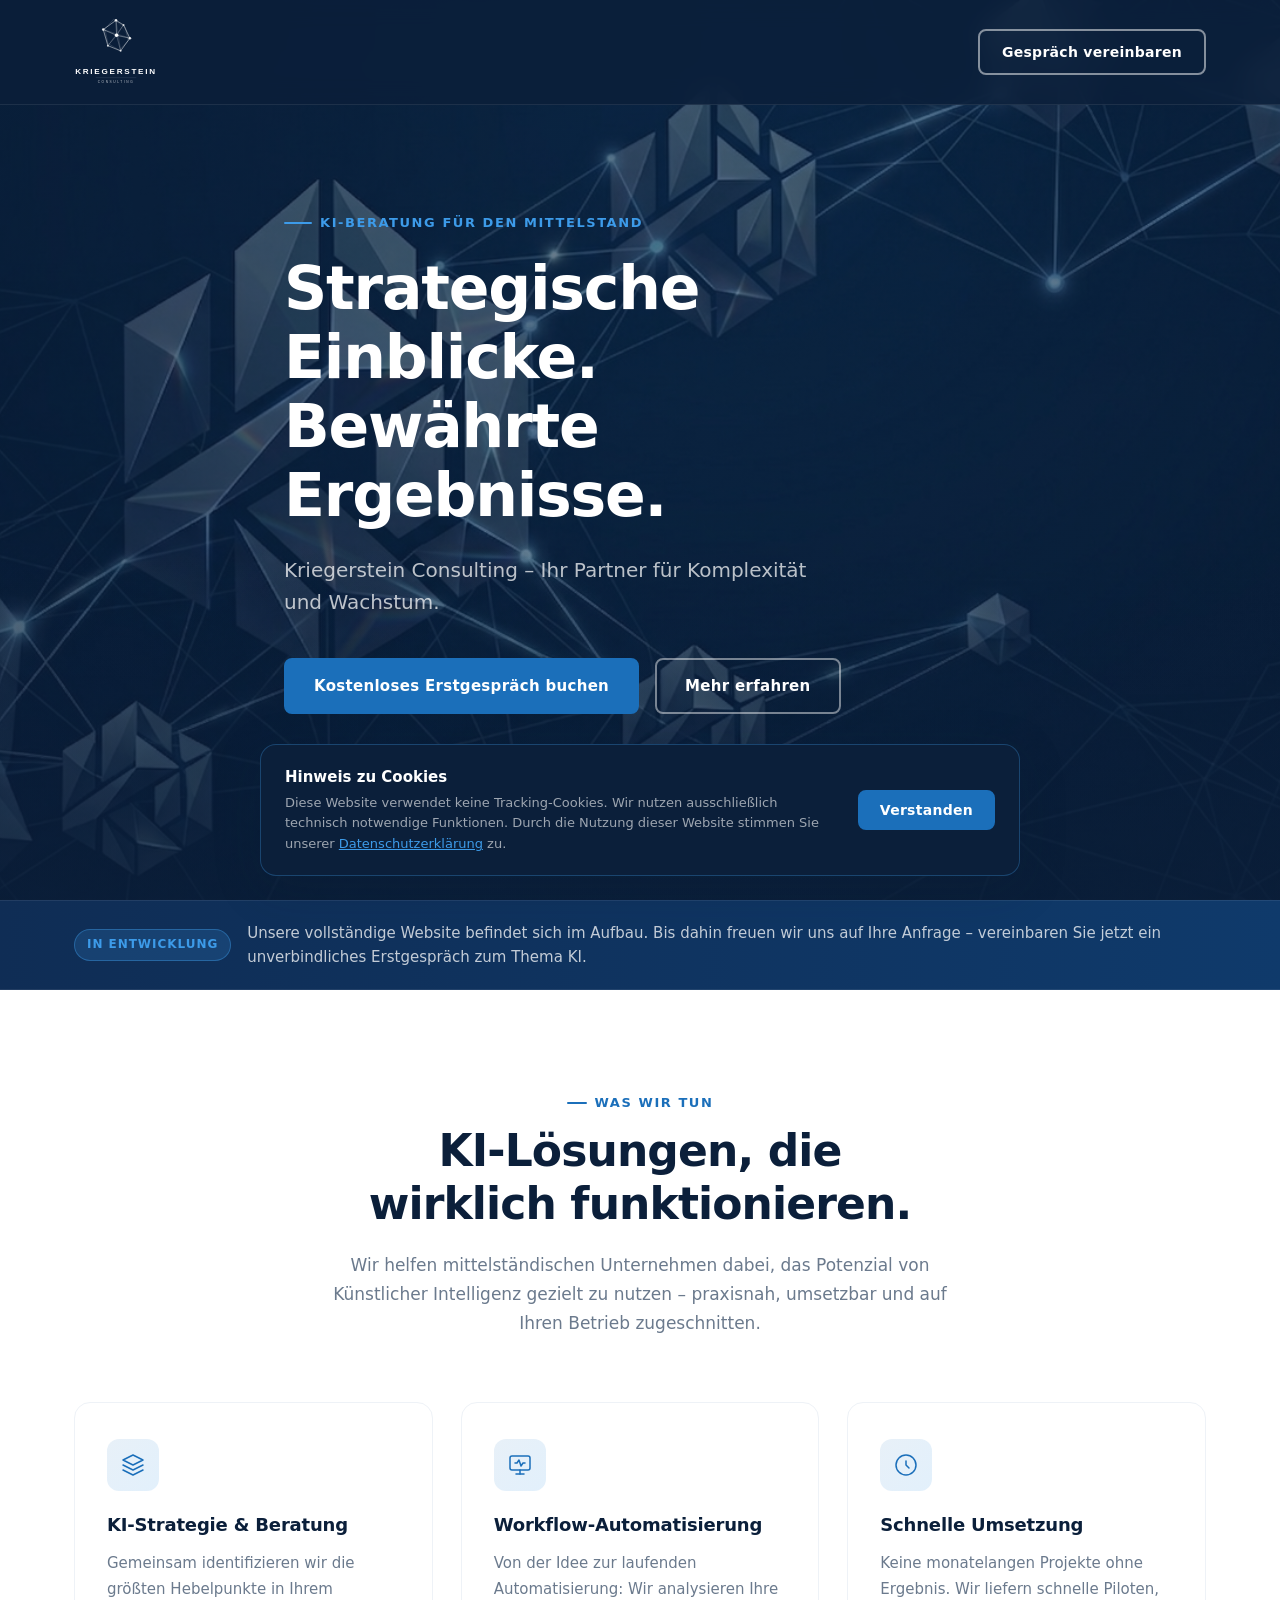
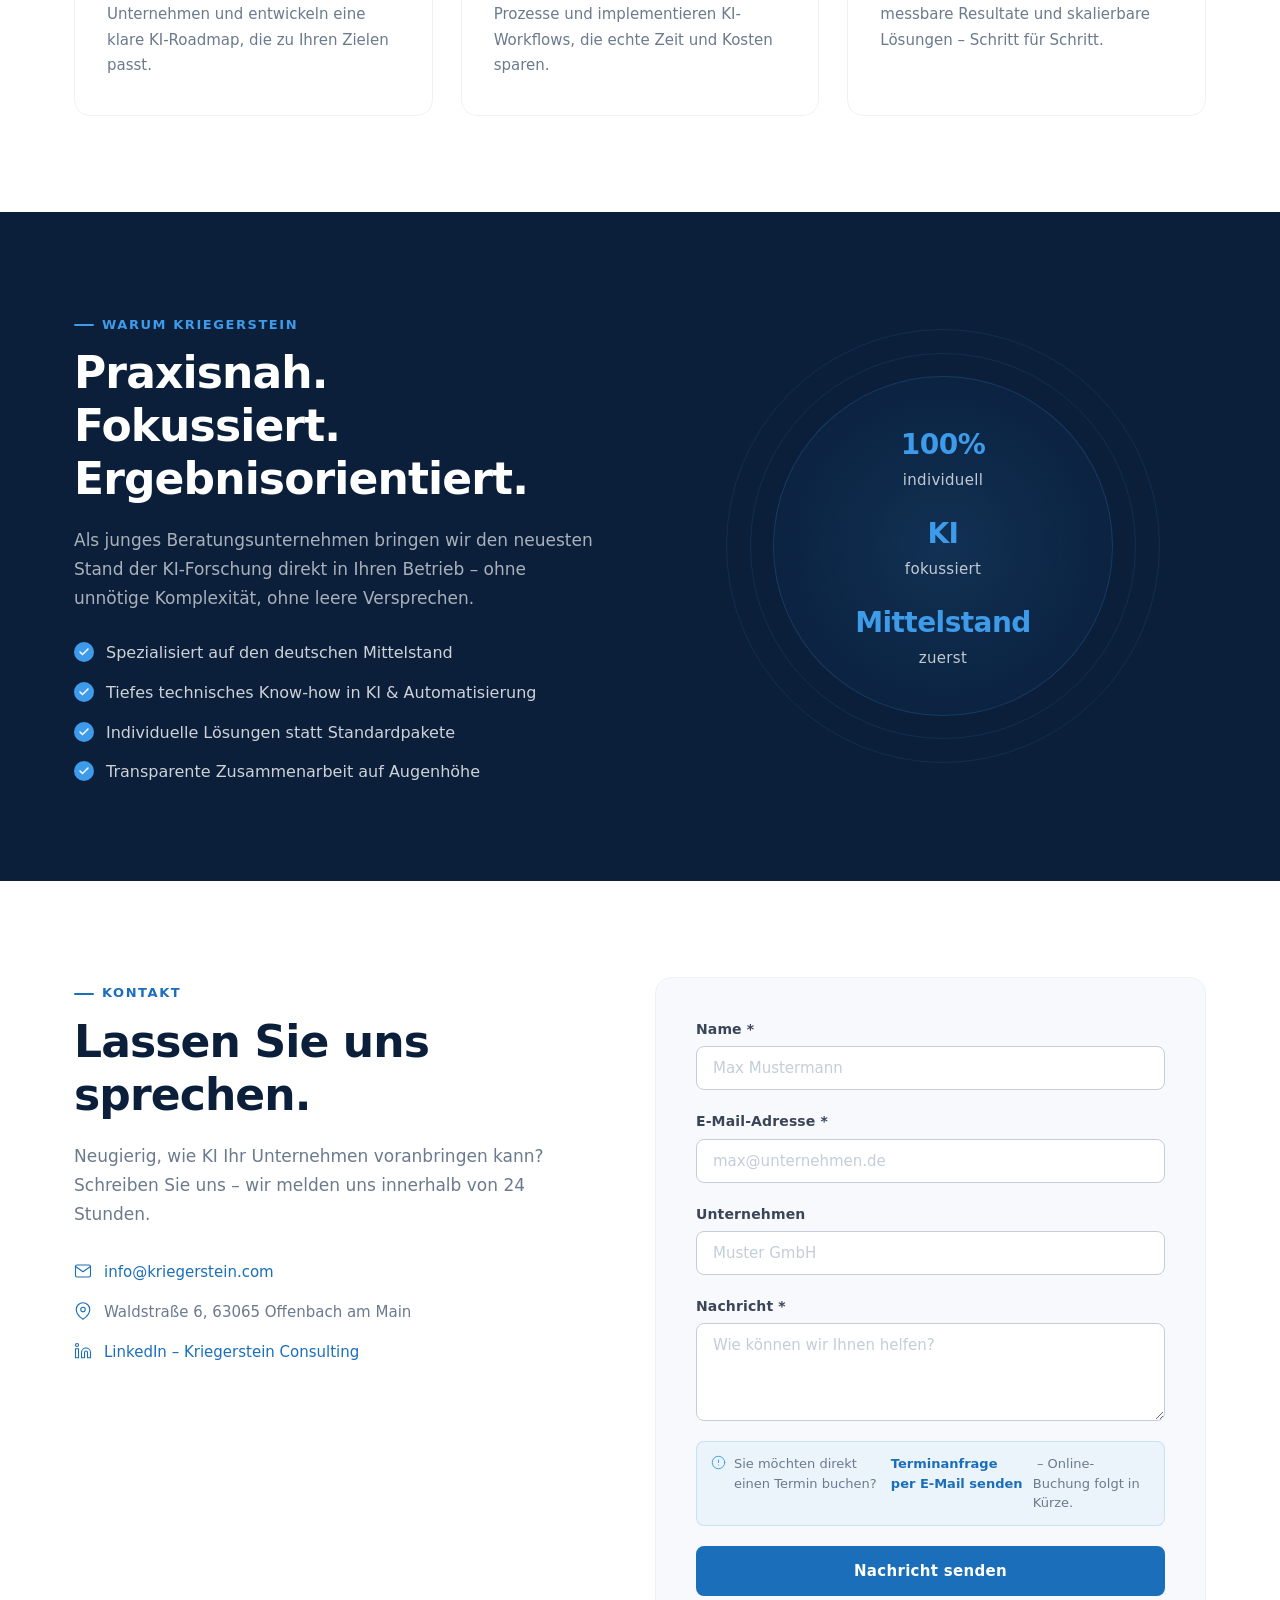
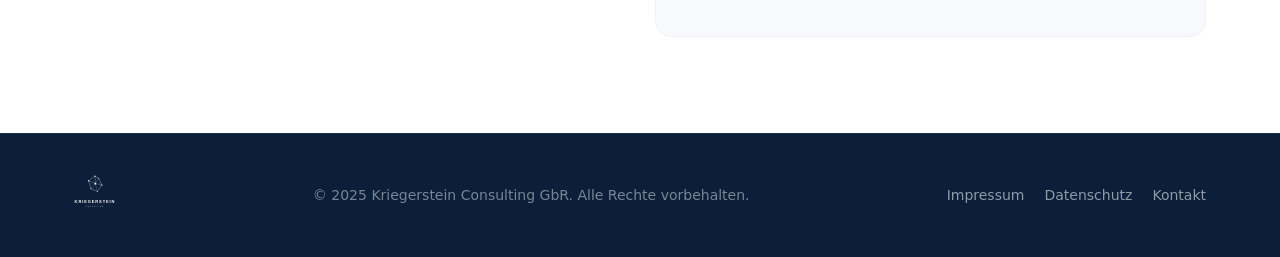
<file: index.html>
<!DOCTYPE html>
<html lang="de">
<head>
  <meta charset="UTF-8" />
  <meta name="viewport" content="width=device-width, initial-scale=1.0" />
  <title>Kriegerstein Consulting – Ihr Partner für KI-Automatisierung im Mittelstand</title>
  <meta name="description" content="Kriegerstein Consulting – KI-Automatisierung und strategische Beratung für den Mittelstand. Jetzt kostenloses Erstgespräch vereinbaren." />
  <link rel="stylesheet" href="styles.css" />
</head>
<body>

  <!-- COOKIE BANNER -->
  <div class="cookie-banner" id="cookieBanner" role="dialog" aria-label="Cookie-Hinweis">
    <div class="cookie-inner">
      <div class="cookie-text">
        <strong>Hinweis zu Cookies</strong>
        <p>
          Diese Website verwendet keine Tracking-Cookies. Wir nutzen ausschließlich technisch
          notwendige Funktionen. Durch die Nutzung dieser Website stimmen Sie unserer
          <a href="#datenschutz">Datenschutzerklärung</a> zu.
        </p>
      </div>
      <div class="cookie-actions">
        <button class="btn btn-primary btn-sm" id="cookieAccept">Verstanden</button>
      </div>
    </div>
  </div>

  <!-- NAV -->
  <nav class="nav" id="nav">
    <div class="nav-inner">
      <a href="#" class="nav-logo">
        <img src="logo-white.svg" alt="Kriegerstein Consulting" height="72" />
      </a>
      <a href="termin.html" class="btn btn-outline-light nav-cta">Gespräch vereinbaren</a>
    </div>
  </nav>

  <!-- HERO -->
  <section class="hero">
    <div class="hero-overlay"></div>
    <div class="container hero-content">
      <p class="hero-eyebrow">KI-Beratung für den Mittelstand</p>
      <h1 class="hero-headline">
        Strategische Einblicke.<br />
        Bewährte Ergebnisse.
      </h1>
      <p class="hero-sub">
        Kriegerstein Consulting – Ihr Partner für Komplexität und Wachstum.
      </p>
      <div class="hero-actions">
        <a href="termin.html" class="btn btn-primary">Kostenloses Erstgespräch buchen</a>
        <a href="#leistungen" class="btn btn-ghost">Mehr erfahren</a>
      </div>
    </div>
    <div class="hero-scroll-hint" aria-hidden="true"><span></span></div>
  </section>

  <!-- COMING SOON BANNER -->
  <section class="coming-soon">
    <div class="container coming-soon-inner">
      <span class="badge">In Entwicklung</span>
      <p>
        Unsere vollständige Website befindet sich im Aufbau. Bis dahin freuen wir uns auf Ihre
        Anfrage – vereinbaren Sie jetzt ein unverbindliches Erstgespräch zum Thema KI.
      </p>
    </div>
  </section>

  <!-- LEISTUNGEN -->
  <section class="section" id="leistungen">
    <div class="container">
      <div class="section-header">
        <p class="section-eyebrow">Was wir tun</p>
        <h2 class="section-title">KI-Lösungen, die<br />wirklich funktionieren.</h2>
        <p class="section-desc">
          Wir helfen mittelständischen Unternehmen dabei, das Potenzial von Künstlicher Intelligenz
          gezielt zu nutzen – praxisnah, umsetzbar und auf Ihren Betrieb zugeschnitten.
        </p>
      </div>

      <div class="cards">
        <div class="card">
          <div class="card-icon">
            <svg xmlns="http://www.w3.org/2000/svg" viewBox="0 0 24 24" fill="none" stroke="currentColor" stroke-width="1.5" stroke-linecap="round" stroke-linejoin="round"><path d="M12 2L2 7l10 5 10-5-10-5z"/><path d="M2 17l10 5 10-5"/><path d="M2 12l10 5 10-5"/></svg>
          </div>
          <h3>KI-Strategie &amp; Beratung</h3>
          <p>
            Gemeinsam identifizieren wir die größten Hebelpunkte in Ihrem Unternehmen
            und entwickeln eine klare KI-Roadmap, die zu Ihren Zielen passt.
          </p>
        </div>
        <div class="card">
          <div class="card-icon">
            <svg xmlns="http://www.w3.org/2000/svg" viewBox="0 0 24 24" fill="none" stroke="currentColor" stroke-width="1.5" stroke-linecap="round" stroke-linejoin="round"><rect x="2" y="3" width="20" height="14" rx="2"/><path d="M8 21h8"/><path d="M12 17v4"/><path d="M7 10h2l2-3 2 6 2-3h2"/></svg>
          </div>
          <h3>Workflow-Automatisierung</h3>
          <p>
            Von der Idee zur laufenden Automatisierung: Wir analysieren Ihre Prozesse
            und implementieren KI-Workflows, die echte Zeit und Kosten sparen.
          </p>
        </div>
        <div class="card">
          <div class="card-icon">
            <svg xmlns="http://www.w3.org/2000/svg" viewBox="0 0 24 24" fill="none" stroke="currentColor" stroke-width="1.5" stroke-linecap="round" stroke-linejoin="round"><circle cx="12" cy="12" r="10"/><path d="M12 8v4l3 3"/></svg>
          </div>
          <h3>Schnelle Umsetzung</h3>
          <p>
            Keine monatelangen Projekte ohne Ergebnis. Wir liefern schnelle Piloten,
            messbare Resultate und skalierbare Lösungen – Schritt für Schritt.
          </p>
        </div>
      </div>
    </div>
  </section>

  <!-- WARUM WIR -->
  <section class="section section-dark" id="warum">
    <div class="container">
      <div class="why-grid">
        <div class="why-text">
          <p class="section-eyebrow light">Warum Kriegerstein</p>
          <h2 class="section-title light">Praxisnah.<br />Fokussiert.<br />Ergebnisorientiert.</h2>
          <p class="section-desc light">
            Als junges Beratungsunternehmen bringen wir den neuesten Stand der KI-Forschung
            direkt in Ihren Betrieb – ohne unnötige Komplexität, ohne leere Versprechen.
          </p>
          <ul class="check-list">
            <li>Spezialisiert auf den deutschen Mittelstand</li>
            <li>Tiefes technisches Know-how in KI &amp; Automatisierung</li>
            <li>Individuelle Lösungen statt Standardpakete</li>
            <li>Transparente Zusammenarbeit auf Augenhöhe</li>
          </ul>
        </div>
        <div class="why-visual" aria-hidden="true">
          <div class="why-blob">
            <span class="why-stat"><strong>100%</strong> individuell</span>
            <span class="why-stat"><strong>KI</strong> fokussiert</span>
            <span class="why-stat"><strong>Mittelstand</strong> zuerst</span>
          </div>
        </div>
      </div>
    </div>
  </section>

  <!-- KONTAKT -->
  <section class="section" id="kontakt">
    <div class="container">
      <div class="contact-grid">
        <div class="contact-text">
          <p class="section-eyebrow">Kontakt</p>
          <h2 class="section-title">Lassen Sie uns sprechen.</h2>
          <p class="section-desc">
            Neugierig, wie KI Ihr Unternehmen voranbringen kann?
            Schreiben Sie uns – wir melden uns innerhalb von 24 Stunden.
          </p>
          <div class="contact-details">
            <div class="contact-detail">
              <svg xmlns="http://www.w3.org/2000/svg" viewBox="0 0 24 24" fill="none" stroke="currentColor" stroke-width="1.5" stroke-linecap="round" stroke-linejoin="round"><path d="M4 4h16c1.1 0 2 .9 2 2v12c0 1.1-.9 2-2 2H4c-1.1 0-2-.9-2-2V6c0-1.1.9-2 2-2z"/><polyline points="22,6 12,13 2,6"/></svg>
              <a href="mailto:info@kriegerstein.com">info@kriegerstein.com</a>
            </div>
            <div class="contact-detail">
              <svg xmlns="http://www.w3.org/2000/svg" viewBox="0 0 24 24" fill="none" stroke="currentColor" stroke-width="1.5" stroke-linecap="round" stroke-linejoin="round"><path d="M21 10c0 7-9 13-9 13s-9-6-9-13a9 9 0 0 1 18 0z"/><circle cx="12" cy="10" r="3"/></svg>
              <span>Waldstraße 6, 63065 Offenbach am Main</span>
            </div>
            <div class="contact-detail">
              <svg xmlns="http://www.w3.org/2000/svg" viewBox="0 0 24 24" fill="none" stroke="currentColor" stroke-width="1.5" stroke-linecap="round" stroke-linejoin="round"><path d="M16 8a6 6 0 0 1 6 6v7h-4v-7a2 2 0 0 0-2-2 2 2 0 0 0-2 2v7h-4v-7a6 6 0 0 1 6-6z"/><rect x="2" y="9" width="4" height="12"/><circle cx="4" cy="4" r="2"/></svg>
              <a href="https://www.linkedin.com/company/kriegerstein-consulting" target="_blank" rel="noopener">LinkedIn – Kriegerstein Consulting</a>
            </div>
          </div>
        </div>

        <div class="contact-form-wrap">
          <form class="contact-form" action="mailto:info@kriegerstein.com" method="GET" enctype="text/plain">
            <div class="form-group">
              <label for="name">Name *</label>
              <input type="text" id="name" name="name" placeholder="Max Mustermann" required />
            </div>
            <div class="form-group">
              <label for="email">E-Mail-Adresse *</label>
              <input type="email" id="email" name="email" placeholder="max@unternehmen.de" required />
            </div>
            <div class="form-group">
              <label for="company">Unternehmen</label>
              <input type="text" id="company" name="company" placeholder="Muster GmbH" />
            </div>
            <div class="form-group">
              <label for="message">Nachricht *</label>
              <textarea id="message" name="body" rows="4" placeholder="Wie können wir Ihnen helfen?" required></textarea>
            </div>
            <div class="form-note">
              <svg xmlns="http://www.w3.org/2000/svg" viewBox="0 0 24 24" fill="none" stroke="currentColor" stroke-width="1.5" stroke-linecap="round" stroke-linejoin="round"><circle cx="12" cy="12" r="10"/><path d="M12 8v4"/><path d="M12 16h.01"/></svg>
              Sie möchten direkt einen Termin buchen?
              <a href="mailto:info@kriegerstein.com?subject=Terminanfrage%20Erstgespräch%20KI-Beratung">Terminanfrage per E-Mail senden</a>
              &nbsp;– Online-Buchung folgt in Kürze.
            </div>
            <button type="submit" class="btn btn-primary btn-full">Nachricht senden</button>
          </form>
        </div>
      </div>
    </div>
  </section>

  <!-- FOOTER -->
  <footer class="footer">
    <div class="container footer-inner">
      <div class="footer-logo">
        <img src="logo-white.svg" alt="Kriegerstein Consulting" height="36" />
      </div>
      <p class="footer-copy">© 2025 Kriegerstein Consulting GbR. Alle Rechte vorbehalten.</p>
      <div class="footer-links">
        <a href="/impressum.html">Impressum</a>
        <a href="/datenschutz.html">Datenschutz</a>
        <a href="mailto:info@kriegerstein.com">Kontakt</a>
      </div>
    </div>
  </footer>

  <script>
    // Smooth scroll
    document.querySelectorAll('a[href^="#"]').forEach(anchor => {
      anchor.addEventListener('click', function(e) {
        const target = document.querySelector(this.getAttribute('href'));
        if (target) {
          e.preventDefault();
          target.scrollIntoView({ behavior: 'smooth', block: 'start' });
        }
      });
    });

    // Fade-in on scroll
    const observer = new IntersectionObserver(entries => {
      entries.forEach(entry => {
        if (entry.isIntersecting) {
          entry.target.classList.add('visible');
          observer.unobserve(entry.target);
        }
      });
    }, { threshold: 0.1 });
    document.querySelectorAll('.card, .why-grid, .contact-grid').forEach(el => {
      el.classList.add('fade-in');
      observer.observe(el);
    });

    // Cookie banner
    const banner = document.getElementById('cookieBanner');
    if (localStorage.getItem('cookieAccepted')) {
      banner.style.display = 'none';
    }
    document.getElementById('cookieAccept').addEventListener('click', () => {
      localStorage.setItem('cookieAccepted', '1');
      banner.classList.add('cookie-hide');
      setTimeout(() => banner.style.display = 'none', 400);
    });

    // Nav scroll effect
    window.addEventListener('scroll', () => {
      document.getElementById('nav').classList.toggle('nav-scrolled', window.scrollY > 50);
    });
  </script>
</body>
</html>
</file>
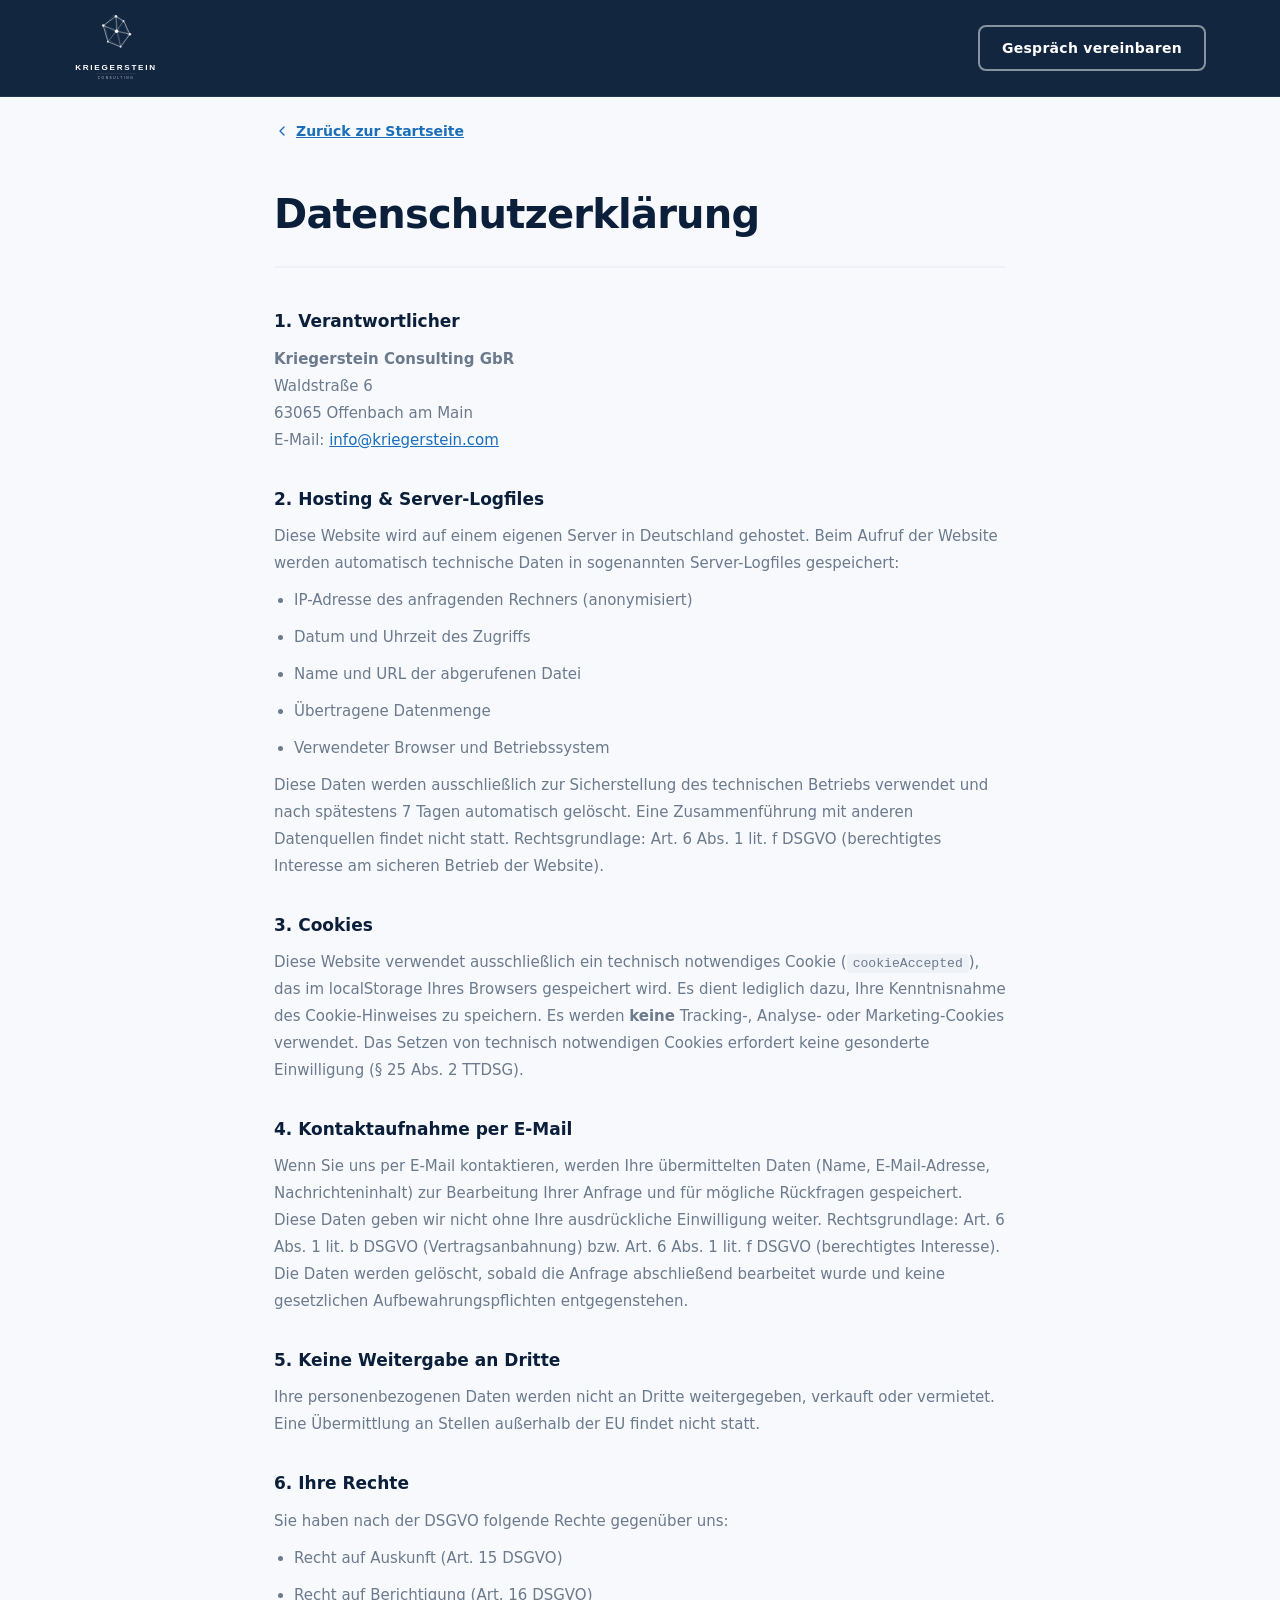
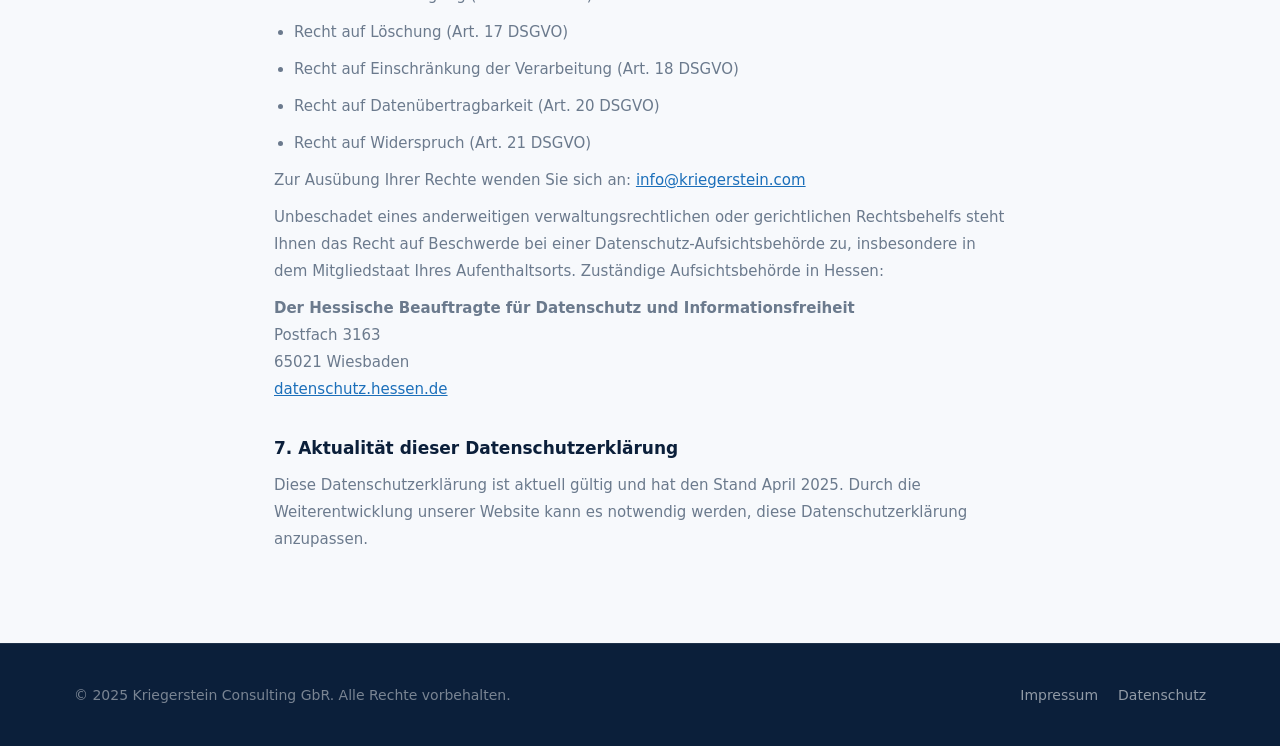
<file: datenschutz.html>
<!DOCTYPE html>
<html lang="de">
<head>
  <meta charset="UTF-8" />
  <meta name="viewport" content="width=device-width, initial-scale=1.0" />
  <title>Datenschutzerklärung – Kriegerstein Consulting</title>
  <link rel="stylesheet" href="styles.css" />
</head>
<body class="legal-page">

  <nav class="nav nav-scrolled" id="nav">
    <div class="nav-inner">
      <a href="/" class="nav-logo">
        <img src="logo-white.svg" alt="Kriegerstein Consulting" height="72" />
      </a>
      <a href="/termin.html" class="btn btn-outline-light nav-cta">Gespräch vereinbaren</a>
    </div>
  </nav>

  <main class="legal-main">
    <div class="container">
      <a href="/" class="back-link">
        <svg xmlns="http://www.w3.org/2000/svg" viewBox="0 0 24 24" fill="none" stroke="currentColor" stroke-width="2" stroke-linecap="round" stroke-linejoin="round"><polyline points="15 18 9 12 15 6"/></svg>
        Zurück zur Startseite
      </a>

      <h1>Datenschutzerklärung</h1>

      <h2>1. Verantwortlicher</h2>
      <p>
        <strong>Kriegerstein Consulting GbR</strong><br />
        Waldstraße 6<br />
        63065 Offenbach am Main<br />
        E-Mail: <a href="mailto:info@kriegerstein.com">info@kriegerstein.com</a>
      </p>

      <h2>2. Hosting &amp; Server-Logfiles</h2>
      <p>
        Diese Website wird auf einem eigenen Server in Deutschland gehostet. Beim Aufruf der
        Website werden automatisch technische Daten in sogenannten Server-Logfiles gespeichert:
      </p>
      <ul>
        <li>IP-Adresse des anfragenden Rechners (anonymisiert)</li>
        <li>Datum und Uhrzeit des Zugriffs</li>
        <li>Name und URL der abgerufenen Datei</li>
        <li>Übertragene Datenmenge</li>
        <li>Verwendeter Browser und Betriebssystem</li>
      </ul>
      <p>
        Diese Daten werden ausschließlich zur Sicherstellung des technischen Betriebs verwendet
        und nach spätestens 7 Tagen automatisch gelöscht. Eine Zusammenführung mit anderen
        Datenquellen findet nicht statt. Rechtsgrundlage: Art. 6 Abs. 1 lit. f DSGVO
        (berechtigtes Interesse am sicheren Betrieb der Website).
      </p>

      <h2>3. Cookies</h2>
      <p>
        Diese Website verwendet ausschließlich ein technisch notwendiges Cookie
        (<code>cookieAccepted</code>), das im localStorage Ihres Browsers gespeichert wird.
        Es dient lediglich dazu, Ihre Kenntnisnahme des Cookie-Hinweises zu speichern.
        Es werden <strong>keine</strong> Tracking-, Analyse- oder Marketing-Cookies verwendet.
        Das Setzen von technisch notwendigen Cookies erfordert keine gesonderte Einwilligung
        (§ 25 Abs. 2 TTDSG).
      </p>

      <h2>4. Kontaktaufnahme per E-Mail</h2>
      <p>
        Wenn Sie uns per E-Mail kontaktieren, werden Ihre übermittelten Daten (Name, E-Mail-Adresse,
        Nachrichteninhalt) zur Bearbeitung Ihrer Anfrage und für mögliche Rückfragen gespeichert.
        Diese Daten geben wir nicht ohne Ihre ausdrückliche Einwilligung weiter.
        Rechtsgrundlage: Art. 6 Abs. 1 lit. b DSGVO (Vertragsanbahnung) bzw.
        Art. 6 Abs. 1 lit. f DSGVO (berechtigtes Interesse). Die Daten werden gelöscht,
        sobald die Anfrage abschließend bearbeitet wurde und keine gesetzlichen
        Aufbewahrungspflichten entgegenstehen.
      </p>

      <h2>5. Keine Weitergabe an Dritte</h2>
      <p>
        Ihre personenbezogenen Daten werden nicht an Dritte weitergegeben, verkauft oder
        vermietet. Eine Übermittlung an Stellen außerhalb der EU findet nicht statt.
      </p>

      <h2>6. Ihre Rechte</h2>
      <p>Sie haben nach der DSGVO folgende Rechte gegenüber uns:</p>
      <ul>
        <li>Recht auf Auskunft (Art. 15 DSGVO)</li>
        <li>Recht auf Berichtigung (Art. 16 DSGVO)</li>
        <li>Recht auf Löschung (Art. 17 DSGVO)</li>
        <li>Recht auf Einschränkung der Verarbeitung (Art. 18 DSGVO)</li>
        <li>Recht auf Datenübertragbarkeit (Art. 20 DSGVO)</li>
        <li>Recht auf Widerspruch (Art. 21 DSGVO)</li>
      </ul>
      <p>
        Zur Ausübung Ihrer Rechte wenden Sie sich an:
        <a href="mailto:info@kriegerstein.com">info@kriegerstein.com</a>
      </p>
      <p>
        Unbeschadet eines anderweitigen verwaltungsrechtlichen oder gerichtlichen Rechtsbehelfs
        steht Ihnen das Recht auf Beschwerde bei einer Datenschutz-Aufsichtsbehörde zu,
        insbesondere in dem Mitgliedstaat Ihres Aufenthaltsorts. Zuständige Aufsichtsbehörde
        in Hessen:
      </p>
      <p>
        <strong>Der Hessische Beauftragte für Datenschutz und Informationsfreiheit</strong><br />
        Postfach 3163<br />
        65021 Wiesbaden<br />
        <a href="https://datenschutz.hessen.de" target="_blank" rel="noopener">datenschutz.hessen.de</a>
      </p>

      <h2>7. Aktualität dieser Datenschutzerklärung</h2>
      <p>
        Diese Datenschutzerklärung ist aktuell gültig und hat den Stand April 2025.
        Durch die Weiterentwicklung unserer Website kann es notwendig werden, diese
        Datenschutzerklärung anzupassen.
      </p>
    </div>
  </main>

  <footer class="footer footer-simple">
    <div class="container footer-inner">
      <p class="footer-copy">© 2025 Kriegerstein Consulting GbR. Alle Rechte vorbehalten.</p>
      <div class="footer-links">
        <a href="/impressum.html">Impressum</a>
        <a href="/datenschutz.html">Datenschutz</a>
      </div>
    </div>
  </footer>

</body>
</html>
</file>
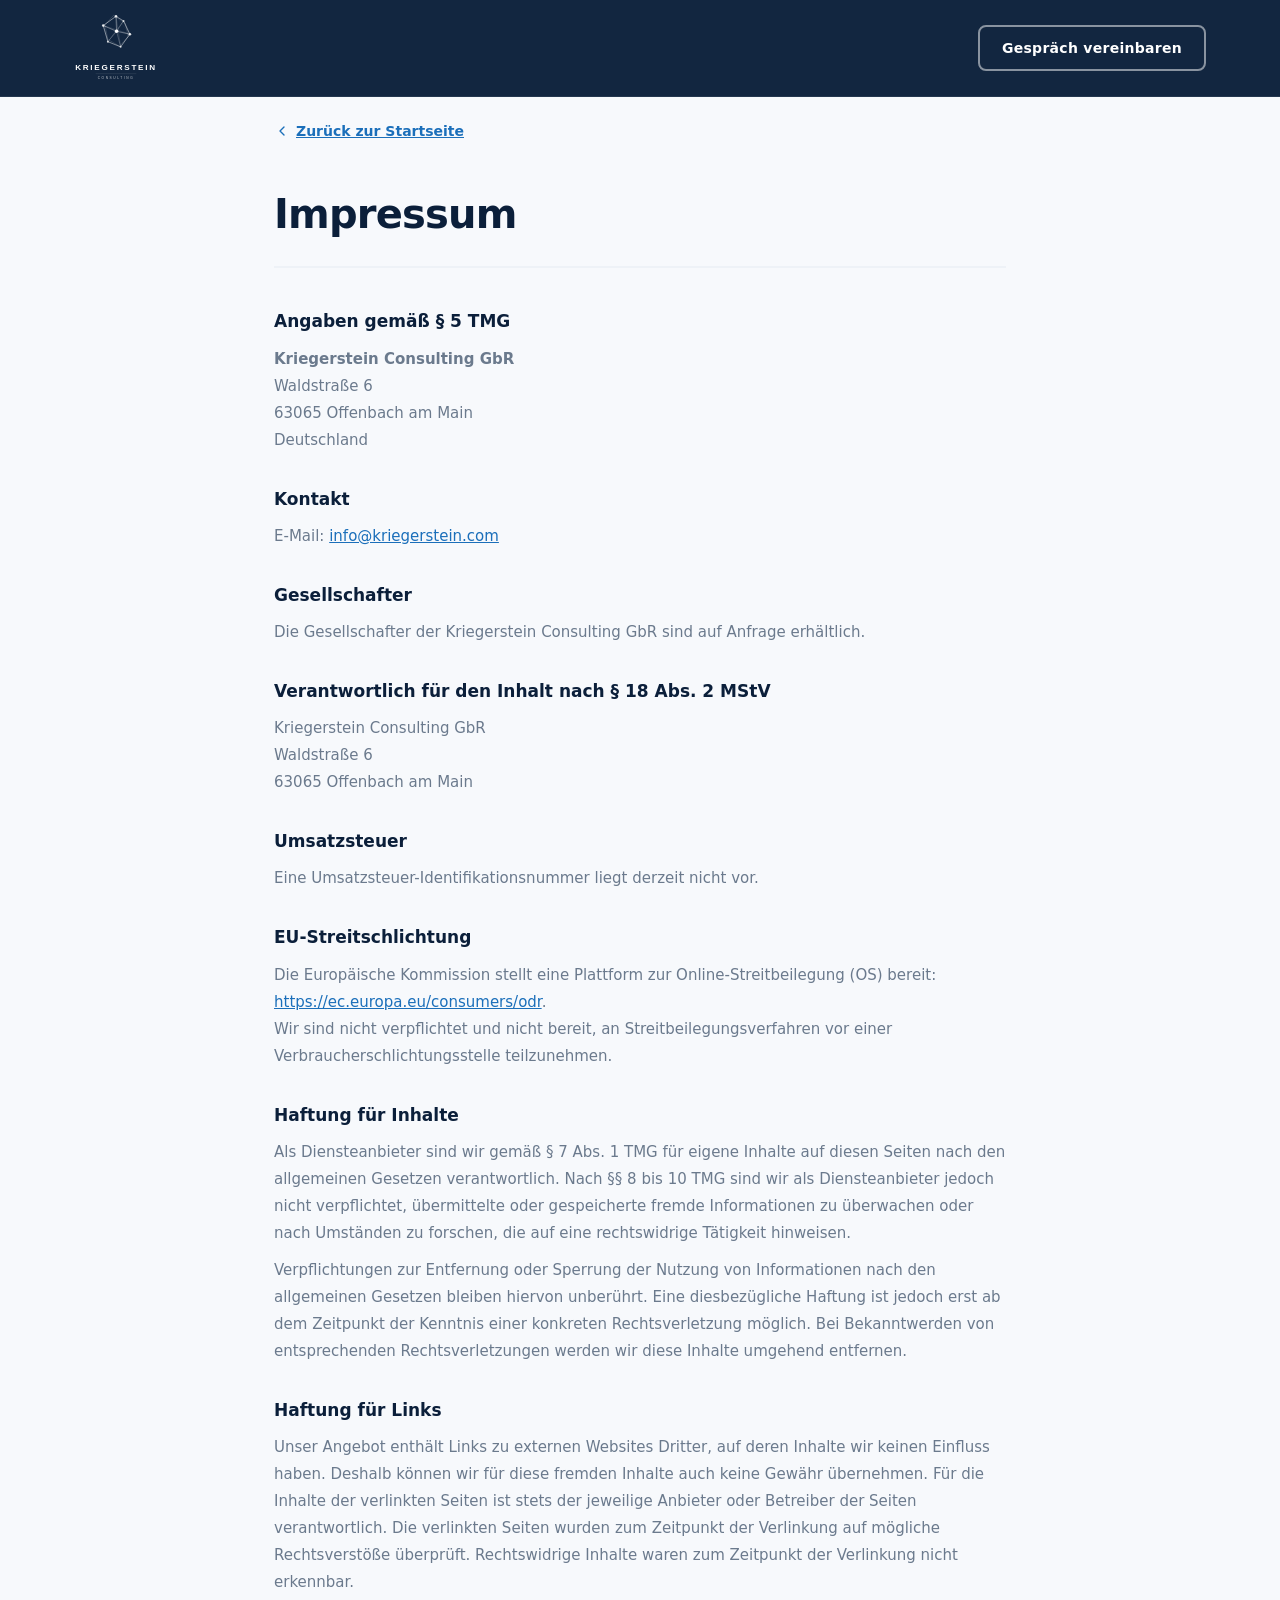
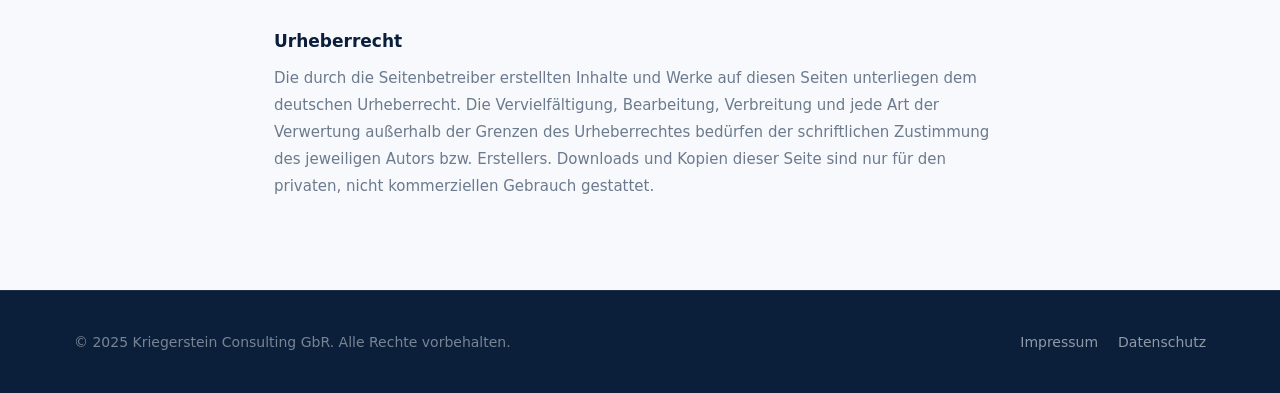
<file: impressum.html>
<!DOCTYPE html>
<html lang="de">
<head>
  <meta charset="UTF-8" />
  <meta name="viewport" content="width=device-width, initial-scale=1.0" />
  <title>Impressum – Kriegerstein Consulting</title>
  <link rel="stylesheet" href="styles.css" />
</head>
<body class="legal-page">

  <nav class="nav nav-scrolled" id="nav">
    <div class="nav-inner">
      <a href="/" class="nav-logo">
        <img src="logo-white.svg" alt="Kriegerstein Consulting" height="72" />
      </a>
      <a href="/termin.html" class="btn btn-outline-light nav-cta">Gespräch vereinbaren</a>
    </div>
  </nav>

  <main class="legal-main">
    <div class="container">
      <a href="/" class="back-link">
        <svg xmlns="http://www.w3.org/2000/svg" viewBox="0 0 24 24" fill="none" stroke="currentColor" stroke-width="2" stroke-linecap="round" stroke-linejoin="round"><polyline points="15 18 9 12 15 6"/></svg>
        Zurück zur Startseite
      </a>

      <h1>Impressum</h1>

      <h2>Angaben gemäß § 5 TMG</h2>
      <p>
        <strong>Kriegerstein Consulting GbR</strong><br />
        Waldstraße 6<br />
        63065 Offenbach am Main<br />
        Deutschland
      </p>

      <h2>Kontakt</h2>
      <p>
        E-Mail: <a href="mailto:info@kriegerstein.com">info@kriegerstein.com</a>
      </p>

      <h2>Gesellschafter</h2>
      <p>
        Die Gesellschafter der Kriegerstein Consulting GbR sind auf Anfrage erhältlich.
      </p>

      <h2>Verantwortlich für den Inhalt nach § 18 Abs. 2 MStV</h2>
      <p>
        Kriegerstein Consulting GbR<br />
        Waldstraße 6<br />
        63065 Offenbach am Main
      </p>

      <h2>Umsatzsteuer</h2>
      <p>
        Eine Umsatzsteuer-Identifikationsnummer liegt derzeit nicht vor.
      </p>

      <h2>EU-Streitschlichtung</h2>
      <p>
        Die Europäische Kommission stellt eine Plattform zur Online-Streitbeilegung (OS) bereit:
        <a href="https://ec.europa.eu/consumers/odr" target="_blank" rel="noopener">https://ec.europa.eu/consumers/odr</a>.<br />
        Wir sind nicht verpflichtet und nicht bereit, an Streitbeilegungsverfahren vor einer
        Verbraucherschlichtungsstelle teilzunehmen.
      </p>

      <h2>Haftung für Inhalte</h2>
      <p>
        Als Diensteanbieter sind wir gemäß § 7 Abs. 1 TMG für eigene Inhalte auf diesen Seiten
        nach den allgemeinen Gesetzen verantwortlich. Nach §§ 8 bis 10 TMG sind wir als
        Diensteanbieter jedoch nicht verpflichtet, übermittelte oder gespeicherte fremde
        Informationen zu überwachen oder nach Umständen zu forschen, die auf eine rechtswidrige
        Tätigkeit hinweisen.
      </p>
      <p>
        Verpflichtungen zur Entfernung oder Sperrung der Nutzung von Informationen nach den
        allgemeinen Gesetzen bleiben hiervon unberührt. Eine diesbezügliche Haftung ist jedoch
        erst ab dem Zeitpunkt der Kenntnis einer konkreten Rechtsverletzung möglich. Bei
        Bekanntwerden von entsprechenden Rechtsverletzungen werden wir diese Inhalte umgehend entfernen.
      </p>

      <h2>Haftung für Links</h2>
      <p>
        Unser Angebot enthält Links zu externen Websites Dritter, auf deren Inhalte wir keinen
        Einfluss haben. Deshalb können wir für diese fremden Inhalte auch keine Gewähr übernehmen.
        Für die Inhalte der verlinkten Seiten ist stets der jeweilige Anbieter oder Betreiber der
        Seiten verantwortlich. Die verlinkten Seiten wurden zum Zeitpunkt der Verlinkung auf
        mögliche Rechtsverstöße überprüft. Rechtswidrige Inhalte waren zum Zeitpunkt der
        Verlinkung nicht erkennbar.
      </p>

      <h2>Urheberrecht</h2>
      <p>
        Die durch die Seitenbetreiber erstellten Inhalte und Werke auf diesen Seiten unterliegen
        dem deutschen Urheberrecht. Die Vervielfältigung, Bearbeitung, Verbreitung und jede Art
        der Verwertung außerhalb der Grenzen des Urheberrechtes bedürfen der schriftlichen
        Zustimmung des jeweiligen Autors bzw. Erstellers. Downloads und Kopien dieser Seite sind
        nur für den privaten, nicht kommerziellen Gebrauch gestattet.
      </p>
    </div>
  </main>

  <footer class="footer footer-simple">
    <div class="container footer-inner">
      <p class="footer-copy">© 2025 Kriegerstein Consulting GbR. Alle Rechte vorbehalten.</p>
      <div class="footer-links">
        <a href="/impressum.html">Impressum</a>
        <a href="/datenschutz.html">Datenschutz</a>
      </div>
    </div>
  </footer>

</body>
</html>
</file>
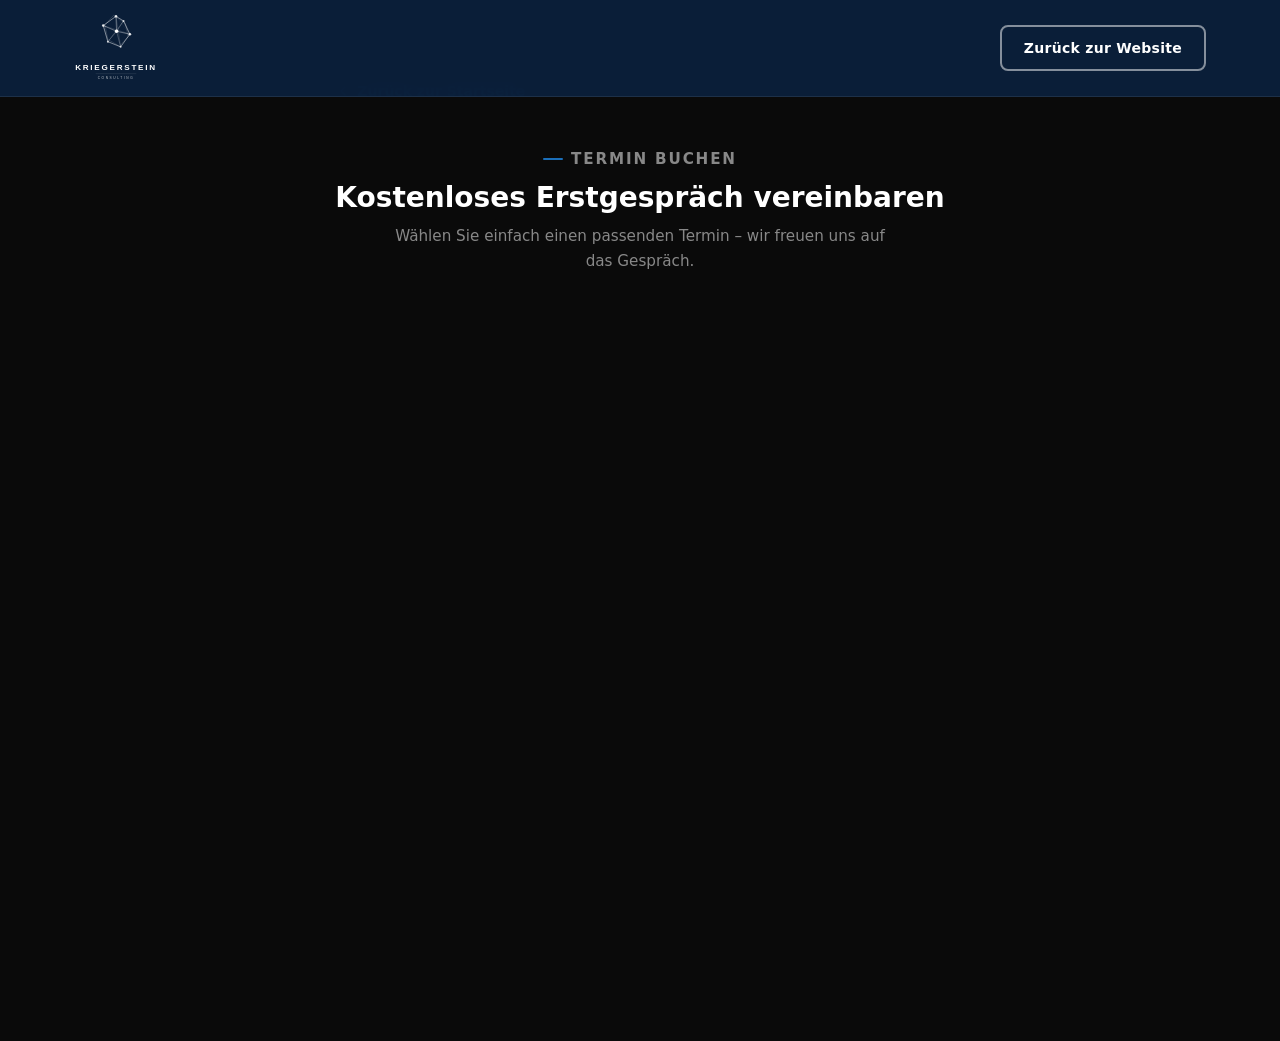
<file: termin.html>
<!DOCTYPE html>
<html lang="de">
<head>
  <meta charset="UTF-8" />
  <meta name="viewport" content="width=device-width, initial-scale=1.0" />
  <title>Gespräch vereinbaren – Kriegerstein Consulting</title>
  <meta name="description" content="Buchen Sie jetzt Ihr kostenloses Erstgespräch mit Kriegerstein Consulting." />
  <link rel="stylesheet" href="styles.css" />
  <style>
    .calendly-page {
      min-height: 100vh;
      display: flex;
      flex-direction: column;
      background: var(--bg-dark, #0a0a0a);
    }
    .calendly-main {
      flex: 1;
      padding-top: 80px;
      padding-bottom: 0.5rem;
      display: flex;
      flex-direction: column;
    }
    .calendly-header {
      text-align: center;
      margin-bottom: 0.75rem;
    }
    .calendly-header .section-eyebrow {
      margin-bottom: 0.25rem;
    }
    .calendly-header h1 {
      font-size: clamp(1.25rem, 2.5vw, 1.75rem);
      font-weight: 700;
      color: #fff;
      margin-bottom: 0.25rem;
    }
    .calendly-header p {
      color: var(--text-muted, #888);
      font-size: 0.95rem;
      max-width: 520px;
      margin: 0 auto;
    }
    .calendly-embed-wrap {
      flex: 1;
      width: 100%;
      margin: 0;
      padding: 0 6rem;
      box-sizing: border-box;
    }
    .calendly-inline-widget {
      width: 100%;
      height: calc(100vh - 160px);
      min-height: 650px;
      border: none;
    }
  </style>
</head>
<body class="calendly-page">

  <nav class="nav nav-scrolled" id="nav">
    <div class="nav-inner">
      <a href="/" class="nav-logo">
        <img src="logo-white.svg" alt="Kriegerstein Consulting" height="72" />
      </a>
      <a href="/" class="btn btn-outline-light nav-cta">Zurück zur Website</a>
    </div>
  </nav>

  <main class="calendly-main">
    <div class="container">
      <a href="/" class="back-link">
        <svg xmlns="http://www.w3.org/2000/svg" viewBox="0 0 24 24" fill="none" stroke="currentColor" stroke-width="2" stroke-linecap="round" stroke-linejoin="round"><polyline points="15 18 9 12 15 6"/></svg>
        Zurück zur Startseite
      </a>

      <div class="calendly-header">
        <p class="section-eyebrow">Termin buchen</p>
        <h1>Kostenloses Erstgespräch vereinbaren</h1>
        <p>Wählen Sie einfach einen passenden Termin – wir freuen uns auf das Gespräch.</p>
      </div>
    </div>

    <div class="calendly-embed-wrap">
      <iframe
        class="calendly-inline-widget"
        src="https://calendly.com/finn-krieger-kriegerstein/30min?embed_type=Inline&hide_gdpr_banner=1"
        title="Termin bei Kriegerstein Consulting buchen"
        loading="lazy"
      ></iframe>
    </div>
  </main>

</body>
</html>
</file>
<file: styles.css>
/* ============================================================
   KRIEGERSTEIN CONSULTING – Main Stylesheet
   Colors: Navy #0B1F3A | Blue #1B6FBA | Accent #3D9BE9
   ============================================================ */

*, *::before, *::after {
  box-sizing: border-box;
  margin: 0;
  padding: 0;
}

:root {
  --navy:      #0B1F3A;
  --navy-mid:  #0F2D55;
  --blue:      #1B6FBA;
  --blue-mid:  #2980C9;
  --accent:    #3D9BE9;
  --white:     #FFFFFF;
  --gray-50:   #F7F9FC;
  --gray-100:  #EEF2F7;
  --gray-300:  #C4CDD9;
  --gray-500:  #6B7A8D;
  --gray-700:  #3A4557;
  --text:      #1A2535;
  --radius:    8px;
  --radius-lg: 16px;
  --shadow:    0 4px 24px rgba(11,31,58,0.10);
  --shadow-lg: 0 12px 48px rgba(11,31,58,0.18);
  --transition: 0.25s ease;
  --max-width: 1180px;
}

html {
  scroll-behavior: smooth;
  font-size: 16px;
}

body {
  font-family: system-ui, -apple-system, 'Segoe UI', Helvetica, Arial, sans-serif;
  color: var(--text);
  background: var(--white);
  line-height: 1.6;
  -webkit-font-smoothing: antialiased;
}

/* ---- UTILITIES ---- */
.container {
  max-width: var(--max-width);
  margin: 0 auto;
  padding: 0 24px;
}

.btn {
  display: inline-flex;
  align-items: center;
  justify-content: center;
  gap: 8px;
  padding: 14px 28px;
  border-radius: var(--radius);
  font-family: inherit;
  font-size: 0.9375rem;
  font-weight: 600;
  letter-spacing: 0.02em;
  text-decoration: none;
  cursor: pointer;
  border: 2px solid transparent;
  transition: all var(--transition);
  white-space: nowrap;
}

.btn-primary {
  background: var(--blue);
  color: var(--white);
  border-color: var(--blue);
}
.btn-primary:hover {
  background: var(--blue-mid);
  border-color: var(--blue-mid);
  transform: translateY(-1px);
  box-shadow: 0 6px 20px rgba(27,111,186,0.35);
}

.btn-ghost {
  background: transparent;
  color: var(--white);
  border-color: rgba(255,255,255,0.45);
}
.btn-ghost:hover {
  background: rgba(255,255,255,0.1);
  border-color: rgba(255,255,255,0.8);
}

.btn-outline-light {
  background: transparent;
  color: var(--white);
  border-color: rgba(255,255,255,0.5);
  padding: 10px 22px;
  font-size: 0.875rem;
}
.btn-outline-light:hover {
  background: rgba(255,255,255,0.12);
  border-color: var(--white);
}

.btn-full { width: 100%; }

/* ---- NAV ---- */
.nav {
  position: fixed;
  top: 0;
  left: 0;
  right: 0;
  z-index: 100;
  padding: 16px 0;
  background: rgba(11,31,58,0.85);
  backdrop-filter: blur(12px);
  -webkit-backdrop-filter: blur(12px);
  border-bottom: 1px solid rgba(255,255,255,0.08);
  transition: background var(--transition), padding var(--transition);
}
.nav.nav-scrolled {
  background: rgba(11,31,58,0.97);
  padding: 12px 0;
}

.nav-inner {
  max-width: var(--max-width);
  margin: 0 auto;
  padding: 0 24px;
  display: flex;
  align-items: center;
  justify-content: space-between;
}

.nav-logo img {
  display: block;
}

.nav-logo:focus-visible {
  outline: 2px solid var(--accent);
  outline-offset: 4px;
  border-radius: 4px;
}

/* ---- HERO ---- */
.hero {
  position: relative;
  min-height: 100vh;
  display: flex;
  align-items: center;
  background: url('hero-bg.png') center center / cover no-repeat;
  overflow: hidden;
}

/* Dark overlay so text stays readable */
.hero::before {
  content: '';
  position: absolute;
  inset: 0;
  background: linear-gradient(
    135deg,
    rgba(11,31,58,0.72) 0%,
    rgba(11,31,58,0.55) 50%,
    rgba(11,31,58,0.65) 100%
  );
  pointer-events: none;
}

.hero::after { display: none; }

.hero-overlay {
  position: absolute;
  inset: 0;
  background: linear-gradient(to bottom, transparent 60%, rgba(11,31,58,0.6) 100%);
  pointer-events: none;
}

.hero-content {
  position: relative;
  z-index: 2;
  padding-top: 100px;
  padding-bottom: 80px;
  max-width: 760px;
}

.hero-eyebrow {
  display: inline-flex;
  align-items: center;
  gap: 8px;
  font-size: 0.8125rem;
  font-weight: 600;
  letter-spacing: 0.12em;
  text-transform: uppercase;
  color: var(--accent);
  margin-bottom: 20px;
}
.hero-eyebrow::before {
  content: '';
  display: block;
  width: 28px;
  height: 2px;
  background: var(--accent);
  border-radius: 2px;
}

.hero-headline {
  font-size: clamp(2.25rem, 5vw, 3.75rem);
  font-weight: 800;
  line-height: 1.15;
  color: var(--white);
  margin-bottom: 24px;
  letter-spacing: -0.02em;
}

.hero-sub {
  font-size: clamp(1rem, 2vw, 1.25rem);
  color: rgba(255,255,255,0.72);
  font-weight: 400;
  margin-bottom: 40px;
  max-width: 540px;
}

.hero-actions {
  display: flex;
  gap: 16px;
  flex-wrap: wrap;
}

.hero-scroll-hint {
  position: absolute;
  bottom: 32px;
  left: 50%;
  transform: translateX(-50%);
  z-index: 2;
}
.hero-scroll-hint span {
  display: block;
  width: 20px;
  height: 32px;
  border: 2px solid rgba(255,255,255,0.3);
  border-radius: 10px;
  position: relative;
}
.hero-scroll-hint span::after {
  content: '';
  position: absolute;
  top: 5px;
  left: 50%;
  transform: translateX(-50%);
  width: 4px;
  height: 8px;
  background: rgba(255,255,255,0.5);
  border-radius: 2px;
  animation: scroll-bounce 2s ease-in-out infinite;
}
@keyframes scroll-bounce {
  0%, 100% { transform: translateX(-50%) translateY(0); opacity: 1; }
  60% { transform: translateX(-50%) translateY(8px); opacity: 0.3; }
}

/* ---- COMING SOON ---- */
.coming-soon {
  background: linear-gradient(90deg, var(--navy-mid), #0F3A6B);
  border-top: 1px solid rgba(255,255,255,0.08);
  border-bottom: 1px solid rgba(255,255,255,0.08);
  padding: 20px 0;
}

.coming-soon-inner {
  display: flex;
  align-items: center;
  gap: 16px;
  flex-wrap: wrap;
}

.coming-soon-inner p {
  color: rgba(255,255,255,0.75);
  font-size: 0.9375rem;
  flex: 1;
  min-width: 240px;
}

.badge {
  display: inline-flex;
  align-items: center;
  padding: 5px 12px;
  background: rgba(61,155,233,0.18);
  border: 1px solid rgba(61,155,233,0.4);
  border-radius: 100px;
  font-size: 0.75rem;
  font-weight: 700;
  letter-spacing: 0.08em;
  text-transform: uppercase;
  color: var(--accent);
  white-space: nowrap;
}

/* ---- SECTIONS ---- */
.section {
  padding: 96px 0;
}

.section-dark {
  background: var(--navy);
}

.section-header {
  text-align: center;
  max-width: 640px;
  margin: 0 auto 64px;
}

.section-eyebrow {
  display: inline-flex;
  align-items: center;
  gap: 8px;
  font-size: 0.8125rem;
  font-weight: 700;
  letter-spacing: 0.12em;
  text-transform: uppercase;
  color: var(--blue);
  margin-bottom: 12px;
}
.section-eyebrow::before {
  content: '';
  display: block;
  width: 20px;
  height: 2px;
  background: var(--blue);
  border-radius: 2px;
}
.section-eyebrow.light {
  color: var(--accent);
}
.section-eyebrow.light::before {
  background: var(--accent);
}

.section-title {
  font-size: clamp(1.875rem, 4vw, 2.75rem);
  font-weight: 800;
  line-height: 1.2;
  color: var(--navy);
  letter-spacing: -0.02em;
  margin-bottom: 20px;
}
.section-title.light {
  color: var(--white);
}

.section-desc {
  font-size: 1.0625rem;
  color: var(--gray-500);
  line-height: 1.7;
}
.section-desc.light {
  color: rgba(255,255,255,0.65);
}

/* ---- CARDS ---- */
.cards {
  display: grid;
  grid-template-columns: repeat(auto-fit, minmax(300px, 1fr));
  gap: 28px;
}

.card {
  background: var(--white);
  border: 1px solid var(--gray-100);
  border-radius: var(--radius-lg);
  padding: 36px 32px;
  transition: transform var(--transition), box-shadow var(--transition), border-color var(--transition);
}
.card:hover {
  transform: translateY(-4px);
  box-shadow: var(--shadow-lg);
  border-color: rgba(27,111,186,0.2);
}

.card-icon {
  width: 52px;
  height: 52px;
  border-radius: 12px;
  background: linear-gradient(135deg, rgba(27,111,186,0.1), rgba(61,155,233,0.15));
  display: flex;
  align-items: center;
  justify-content: center;
  margin-bottom: 20px;
}
.card-icon svg {
  width: 24px;
  height: 24px;
  color: var(--blue);
}

.card h3 {
  font-size: 1.125rem;
  font-weight: 700;
  color: var(--navy);
  margin-bottom: 12px;
  letter-spacing: -0.01em;
}

.card p {
  font-size: 0.9375rem;
  color: var(--gray-500);
  line-height: 1.7;
}

/* ---- WHY US ---- */
.why-grid {
  display: grid;
  grid-template-columns: 1fr 1fr;
  gap: 80px;
  align-items: center;
}

.check-list {
  list-style: none;
  margin-top: 28px;
  display: flex;
  flex-direction: column;
  gap: 14px;
}

.check-list li {
  display: flex;
  align-items: flex-start;
  gap: 12px;
  color: rgba(255,255,255,0.8);
  font-size: 1rem;
}
.check-list li::before {
  content: '';
  flex-shrink: 0;
  width: 20px;
  height: 20px;
  margin-top: 2px;
  background: var(--accent);
  border-radius: 50%;
  background-image: url("data:image/svg+xml,%3Csvg xmlns='http://www.w3.org/2000/svg' viewBox='0 0 24 24' fill='none' stroke='white' stroke-width='3' stroke-linecap='round' stroke-linejoin='round'%3E%3Cpolyline points='20 6 9 17 4 12'/%3E%3C/svg%3E");
  background-size: 12px;
  background-repeat: no-repeat;
  background-position: center;
}

.why-visual {
  display: flex;
  justify-content: center;
  align-items: center;
}

.why-blob {
  width: 340px;
  height: 340px;
  border-radius: 50%;
  background: radial-gradient(circle, rgba(61,155,233,0.15) 0%, rgba(27,111,186,0.08) 60%, transparent 100%);
  border: 1px solid rgba(61,155,233,0.2);
  display: flex;
  flex-direction: column;
  align-items: center;
  justify-content: center;
  gap: 20px;
  position: relative;
}

.why-blob::before,
.why-blob::after {
  content: '';
  position: absolute;
  border-radius: 50%;
  border: 1px solid rgba(61,155,233,0.12);
}
.why-blob::before {
  inset: -24px;
}
.why-blob::after {
  inset: -48px;
}

.why-stat {
  display: block;
  text-align: center;
  color: rgba(255,255,255,0.75);
  font-size: 0.9375rem;
  letter-spacing: 0.02em;
}
.why-stat strong {
  display: block;
  font-size: 1.75rem;
  font-weight: 800;
  color: var(--accent);
  letter-spacing: -0.02em;
}

/* ---- CONTACT ---- */
.contact-grid {
  display: grid;
  grid-template-columns: 1fr 1.1fr;
  gap: 80px;
  align-items: start;
}

.contact-details {
  margin-top: 32px;
  display: flex;
  flex-direction: column;
  gap: 16px;
}

.contact-detail {
  display: flex;
  align-items: flex-start;
  gap: 12px;
  font-size: 0.9375rem;
  color: var(--gray-500);
}
.contact-detail svg {
  width: 18px;
  height: 18px;
  flex-shrink: 0;
  margin-top: 2px;
  color: var(--blue);
}
.contact-detail a {
  color: var(--blue);
  text-decoration: none;
  font-weight: 500;
}
.contact-detail a:hover {
  color: var(--blue-mid);
  text-decoration: underline;
}

/* ---- FORM ---- */
.contact-form-wrap {
  background: var(--gray-50);
  border: 1px solid var(--gray-100);
  border-radius: var(--radius-lg);
  padding: 40px;
}

.contact-form {
  display: flex;
  flex-direction: column;
  gap: 20px;
}

.form-group {
  display: flex;
  flex-direction: column;
  gap: 6px;
}

.form-group label {
  font-size: 0.875rem;
  font-weight: 600;
  color: var(--gray-700);
  letter-spacing: 0.01em;
}

.form-group input,
.form-group textarea {
  font-family: inherit;
  font-size: 0.9375rem;
  color: var(--text);
  background: var(--white);
  border: 1.5px solid var(--gray-300);
  border-radius: var(--radius);
  padding: 12px 16px;
  outline: none;
  transition: border-color var(--transition), box-shadow var(--transition);
  resize: vertical;
}
.form-group input::placeholder,
.form-group textarea::placeholder {
  color: var(--gray-300);
}
.form-group input:focus,
.form-group textarea:focus {
  border-color: var(--blue);
  box-shadow: 0 0 0 3px rgba(27,111,186,0.12);
}

.form-note {
  display: flex;
  align-items: flex-start;
  gap: 8px;
  font-size: 0.8125rem;
  color: var(--gray-500);
  background: rgba(61,155,233,0.06);
  border: 1px solid rgba(61,155,233,0.2);
  border-radius: var(--radius);
  padding: 12px 14px;
  line-height: 1.5;
}
.form-note svg {
  width: 15px;
  height: 15px;
  flex-shrink: 0;
  margin-top: 1px;
  color: var(--accent);
}
.form-note a {
  color: var(--blue);
  font-weight: 600;
  text-decoration: none;
}
.form-note a:hover {
  text-decoration: underline;
}

/* ---- COOKIE BANNER ---- */
.cookie-banner {
  position: fixed;
  bottom: 24px;
  left: 50%;
  transform: translateX(-50%);
  z-index: 999;
  width: calc(100% - 48px);
  max-width: 760px;
  background: var(--navy);
  border: 1px solid rgba(61,155,233,0.3);
  border-radius: var(--radius-lg);
  box-shadow: var(--shadow-lg);
  transition: opacity 0.4s ease, transform 0.4s ease;
}
.cookie-banner.cookie-hide {
  opacity: 0;
  transform: translateX(-50%) translateY(20px);
}
.cookie-inner {
  display: flex;
  align-items: center;
  gap: 24px;
  padding: 20px 24px;
  flex-wrap: wrap;
}
.cookie-text {
  flex: 1;
  min-width: 200px;
}
.cookie-text strong {
  display: block;
  color: var(--white);
  font-size: 0.9375rem;
  margin-bottom: 4px;
}
.cookie-text p {
  color: rgba(255,255,255,0.6);
  font-size: 0.8125rem;
  line-height: 1.6;
}
.cookie-text a {
  color: var(--accent);
  text-decoration: underline;
}
.cookie-actions {
  flex-shrink: 0;
}
.btn-sm {
  padding: 10px 20px;
  font-size: 0.875rem;
}

/* ---- FOOTER ---- */
.footer {
  background: var(--navy);
  border-top: 1px solid rgba(255,255,255,0.08);
}

.footer-inner {
  padding: 40px 24px;
  display: flex;
  align-items: center;
  justify-content: space-between;
  gap: 24px;
  flex-wrap: wrap;
}

.footer-copy {
  font-size: 0.875rem;
  color: rgba(255,255,255,0.45);
}

.footer-links {
  display: flex;
  gap: 20px;
}
.footer-links a {
  font-size: 0.875rem;
  color: rgba(255,255,255,0.55);
  text-decoration: none;
  transition: color var(--transition);
}
.footer-links a:hover {
  color: var(--accent);
}

.legal-section {
  border-top: 1px solid rgba(255,255,255,0.06);
  padding: 48px 24px;
}
.legal-section h4 {
  color: var(--white);
  font-size: 0.875rem;
  font-weight: 700;
  text-transform: uppercase;
  letter-spacing: 0.08em;
  margin-bottom: 20px;
}
.legal-section p {
  font-size: 0.8125rem;
  color: rgba(255,255,255,0.45);
  line-height: 1.9;
  margin-bottom: 14px;
  max-width: 680px;
}
.legal-section strong {
  color: rgba(255,255,255,0.65);
  font-weight: 600;
}
.legal-section a {
  color: rgba(255,255,255,0.6);
  text-decoration: underline;
}

/* ---- LEGAL PAGES ---- */
.legal-page {
  background: var(--gray-50);
}
.legal-main {
  padding: 120px 0 80px;
  min-height: 80vh;
}
.legal-main .container {
  max-width: 780px;
}
.back-link {
  display: inline-flex;
  align-items: center;
  gap: 6px;
  font-size: 0.875rem;
  font-weight: 600;
  color: var(--blue);
  text-decoration: none;
  margin-bottom: 40px;
  transition: gap var(--transition);
}
.back-link svg {
  width: 16px;
  height: 16px;
}
.back-link:hover {
  gap: 10px;
}
.legal-main h1 {
  font-size: clamp(1.75rem, 4vw, 2.5rem);
  font-weight: 800;
  color: var(--navy);
  letter-spacing: -0.02em;
  margin-bottom: 40px;
  padding-bottom: 20px;
  border-bottom: 2px solid var(--gray-100);
}
.legal-main h2 {
  font-size: 1.0625rem;
  font-weight: 700;
  color: var(--navy);
  margin: 32px 0 10px;
}
.legal-main p, .legal-main li {
  font-size: 0.9375rem;
  color: var(--gray-500);
  line-height: 1.8;
  margin-bottom: 10px;
}
.legal-main ul {
  padding-left: 20px;
  margin-bottom: 10px;
}
.legal-main a {
  color: var(--blue);
  text-decoration: underline;
}
.legal-main code {
  font-family: monospace;
  background: var(--gray-100);
  padding: 2px 6px;
  border-radius: 4px;
  font-size: 0.875em;
}
.footer-simple {
  padding-top: 0;
}

/* ---- ANIMATIONS ---- */
.fade-in {
  opacity: 0;
  transform: translateY(24px);
  transition: opacity 0.6s ease, transform 0.6s ease;
}
.fade-in.visible {
  opacity: 1;
  transform: translateY(0);
}

/* ---- RESPONSIVE ---- */
@media (max-width: 900px) {
  .why-grid,
  .contact-grid {
    grid-template-columns: 1fr;
    gap: 48px;
  }
  .why-visual {
    display: none;
  }
  .hero-actions {
    flex-direction: column;
    align-items: flex-start;
  }
}

@media (max-width: 600px) {
  .section { padding: 64px 0; }
  .contact-form-wrap { padding: 24px; }
  .footer-inner {
    flex-direction: column;
    text-align: center;
  }
  .cards { grid-template-columns: 1fr; }
  .nav-cta { display: none; }
}
</file>
